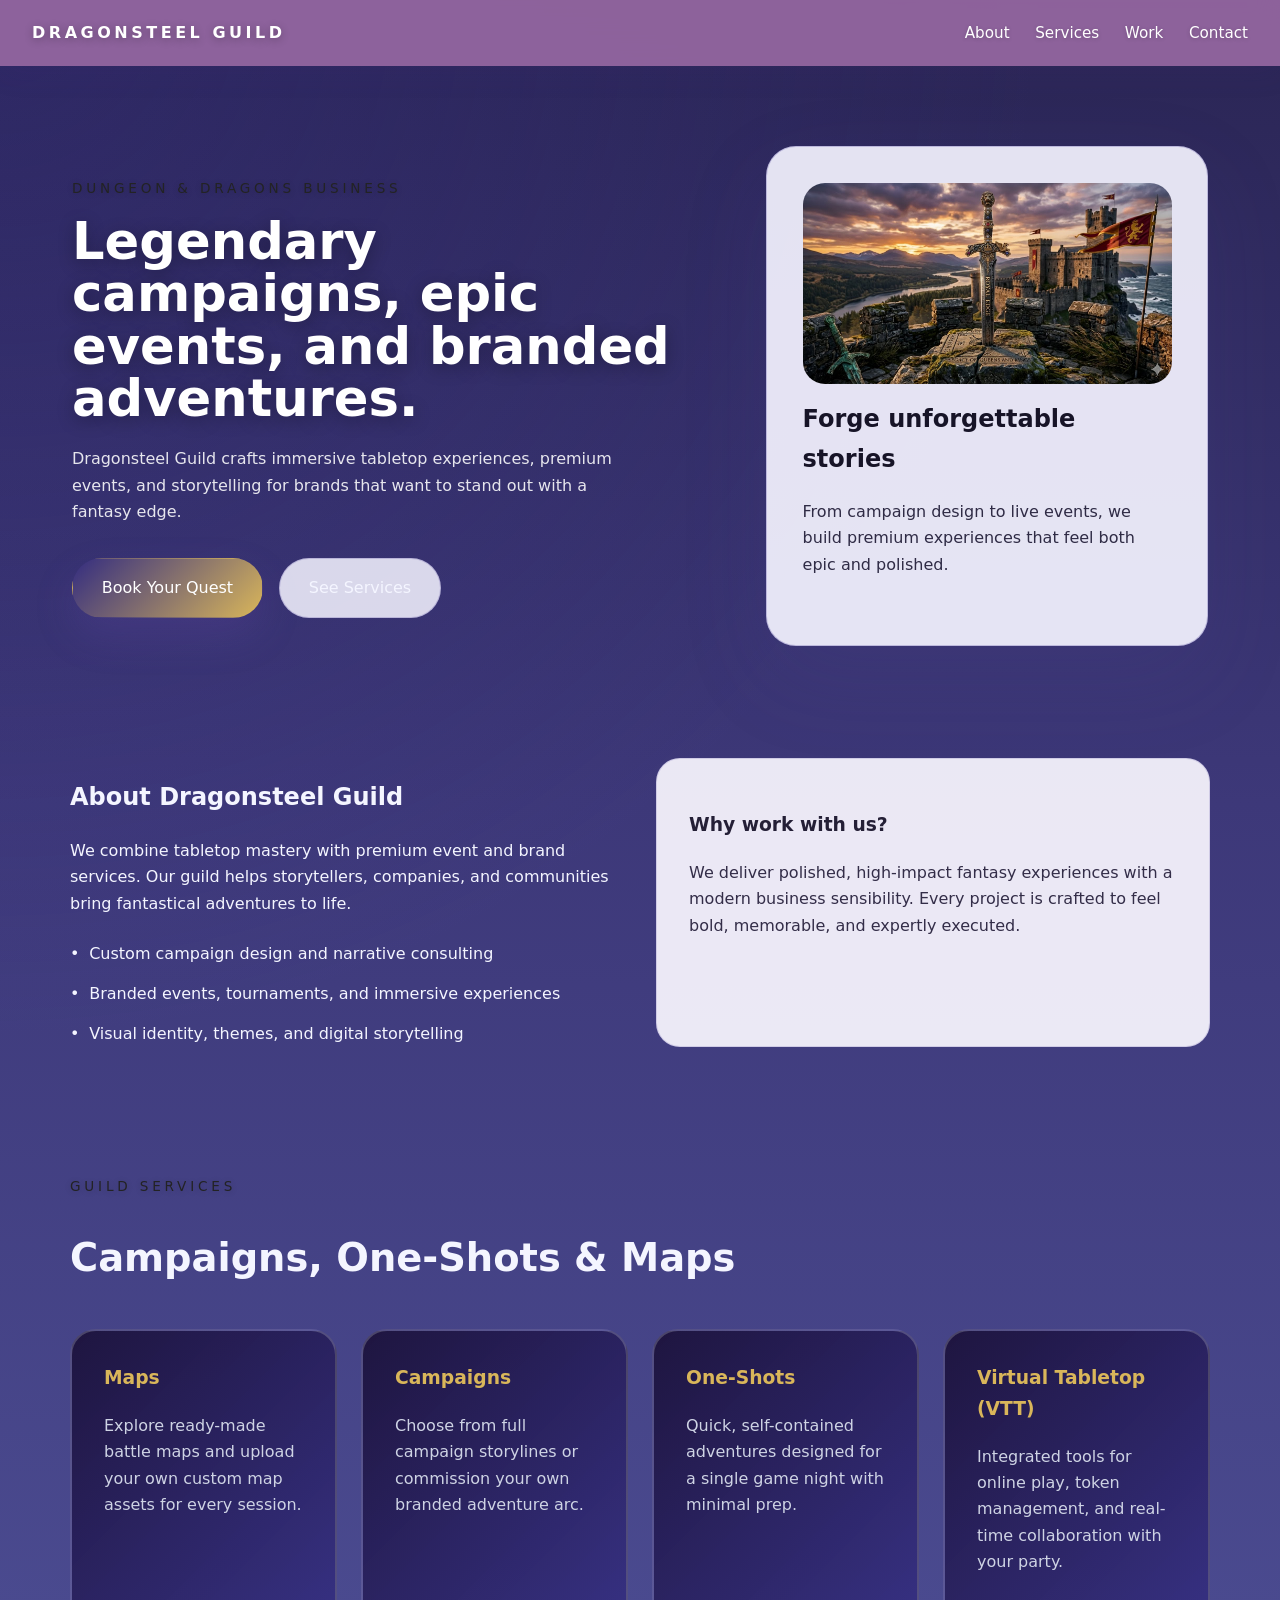
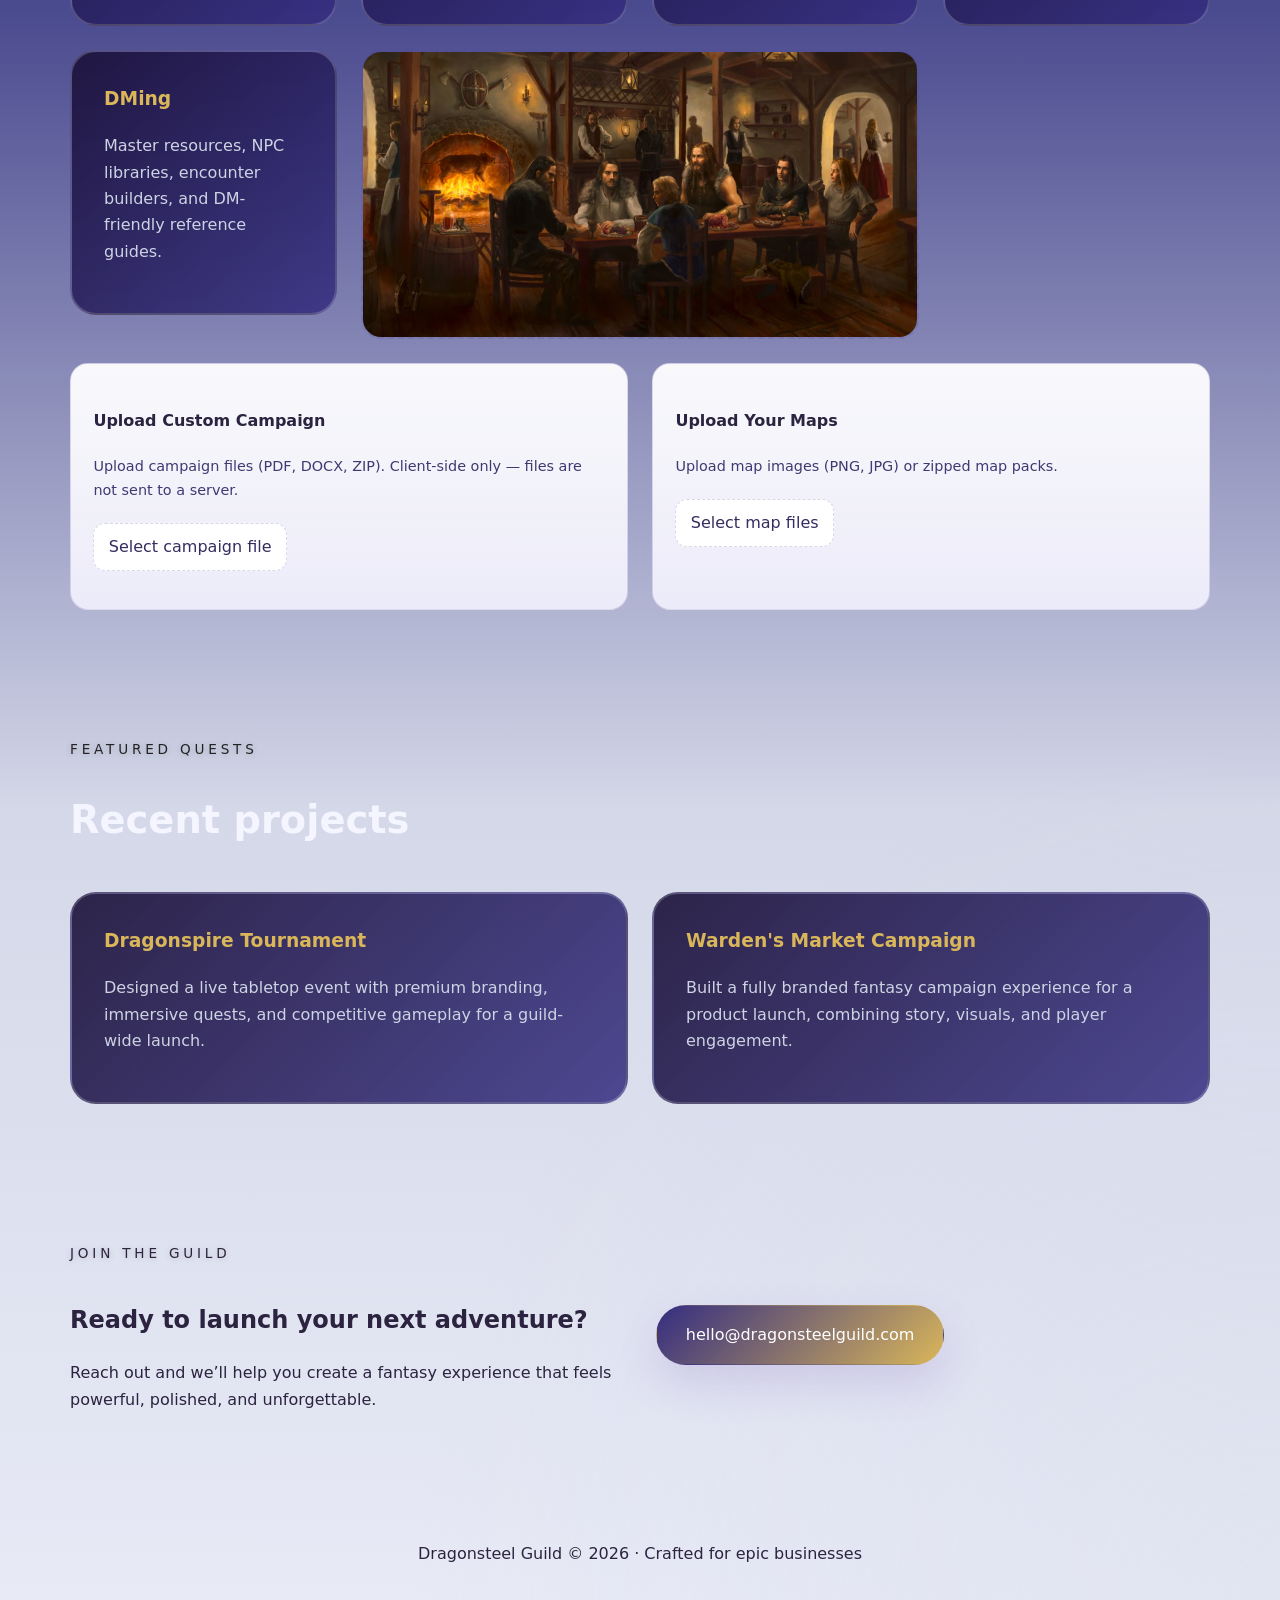
<file: index.html>
<!DOCTYPE html>
<html lang="en">
<head>
  <meta charset="UTF-8" />
  <meta name="viewport" content="width=device-width, initial-scale=1.0" />
  <title>Dragonsteel Guild</title>
  <link rel="stylesheet" href="styles.css" />
</head>
<body>
  <header class="site-header">
    <div class="logo">Dragonsteel Guild</div>
    <nav class="nav-links">
      <a href="#about">About</a>
      <a href="#services">Services</a>
      <a href="#work">Work</a>
      <a href="#contact">Contact</a>
    </nav>
  </header>

  <main>
    <section class="hero">
      <div class="hero-copy">
        <span class="eyebrow">Dungeon & Dragons business</span>
        <h1>Legendary campaigns, epic events, and branded adventures.</h1>
        <p>Dragonsteel Guild crafts immersive tabletop experiences, premium events, and storytelling for brands that want to stand out with a fantasy edge.</p>
        <div class="hero-actions">
          <a class="btn btn-primary" href="#contact">Book Your Quest</a>
          <a class="btn btn-secondary" href="#services">See Services</a>
        </div>
      </div>
      <div class="hero-panel">
        <div class="panel-card">
          <img src="royal%20edge.jfif" alt="Dragonsteel Guild" class="panel-image" />
          <h2>Forge unforgettable stories</h2>
          <p>From campaign design to live events, we build premium experiences that feel both epic and polished.</p>
        </div>
      </div>
    </section>

    <section id="about" class="section section-dark">
      <div class="container grid-two">
        <div>
          <h2>About Dragonsteel Guild</h2>
          <p>We combine tabletop mastery with premium event and brand services. Our guild helps storytellers, companies, and communities bring fantastical adventures to life.</p>
          <ul class="feature-list">
            <li>Custom campaign design and narrative consulting</li>
            <li>Branded events, tournaments, and immersive experiences</li>
            <li>Visual identity, themes, and digital storytelling</li>
          </ul>
        </div>
        <div class="feature-box">
          <h3>Why work with us?</h3>
          <p>We deliver polished, high-impact fantasy experiences with a modern business sensibility. Every project is crafted to feel bold, memorable, and expertly executed.</p>
        </div>
      </div>
    </section>

    <section id="services" class="section section-light">
      <div class="container">
        <div class="section-header">
          <span class="eyebrow">Guild services</span>
          <h2>Campaigns, One-Shots & Maps</h2>
        </div>

        <div class="card-grid">
          <a class="service-card" href="maps.html">
            <h3>Maps</h3>
            <p>Explore ready-made battle maps and upload your own custom map assets for every session.</p>
          </a>
          <a class="service-card" href="campaigns.html">
            <h3>Campaigns</h3>
            <p>Choose from full campaign storylines or commission your own branded adventure arc.</p>
          </a>
          <a class="service-card" href="one-shots.html">
            <h3>One-Shots</h3>
            <p>Quick, self-contained adventures designed for a single game night with minimal prep.</p>
          </a>
          <a class="service-card" href="vtt.html">
            <h3>Virtual Tabletop (VTT)</h3>
            <p>Integrated tools for online play, token management, and real-time collaboration with your party.</p>
          </a>
          <a class="service-card" href="dming.html">
            <h3>DMing</h3>
            <p>Master resources, NPC libraries, encounter builders, and DM-friendly reference guides.</p>
          </a>
          <div class="service-image-space">
            <img src="Fantasy-Heartbreaker-Dungeons-Dragons-DnD-Tavern.avif" alt="Service showcase" class="service-image" />
          </div>
        </div>

        <div class="upload-row">
          <div class="upload-card">
            <h4>Upload Custom Campaign</h4>
            <p class="hint">Upload campaign files (PDF, DOCX, ZIP). Client-side only — files are not sent to a server.</p>
            <label class="file-input">
              <input id="campaignUpload" type="file" accept=".pdf,.doc,.docx,.zip" />
              <span>Select campaign file</span>
            </label>
            <ul id="campaignList" class="uploads-list"></ul>
          </div>

          <div class="upload-card">
            <h4>Upload Your Maps</h4>
            <p class="hint">Upload map images (PNG, JPG) or zipped map packs.</p>
            <label class="file-input">
              <input id="mapUpload" type="file" accept="image/*,.zip" multiple />
              <span>Select map files</span>
            </label>
            <div id="mapGallery" class="map-gallery"></div>
          </div>
        </div>
      </div>
    </section>

    <section id="work" class="section section-dark">
      <div class="container">
        <div class="section-header">
          <span class="eyebrow">Featured quests</span>
          <h2>Recent projects</h2>
        </div>
        <div class="project-grid">
          <div class="project-card">
            <h3>Dragonspire Tournament</h3>
            <p>Designed a live tabletop event with premium branding, immersive quests, and competitive gameplay for a guild-wide launch.</p>
          </div>
          <div class="project-card">
            <h3>Warden's Market Campaign</h3>
            <p>Built a fully branded fantasy campaign experience for a product launch, combining story, visuals, and player engagement.</p>
          </div>
        </div>
      </div>
    </section>

    <section id="contact" class="section section-light contact-section">
      <div class="container grid-two align-center">
        <div>
          <span class="eyebrow">Join the guild</span>
          <h2>Ready to launch your next adventure?</h2>
          <p>Reach out and we’ll help you create a fantasy experience that feels powerful, polished, and unforgettable.</p>
        </div>
        <a class="btn btn-primary contact-btn" href="mailto:hello@dragonsteelguild.com">hello@dragonsteelguild.com</a>
      </div>
    </section>
  </main>

  <footer class="site-footer">
    <p>Dragonsteel Guild © 2026 · Crafted for epic businesses</p>
  </footer>
  <script>
    // Client-side preview for uploaded campaigns and maps (no backend)
    const campaignInput = document.getElementById('campaignUpload');
    const campaignList = document.getElementById('campaignList');
    const mapInput = document.getElementById('mapUpload');
    const mapGallery = document.getElementById('mapGallery');

    if (campaignInput) campaignInput.addEventListener('change', (e) => {
      campaignList.innerHTML = '';
      Array.from(e.target.files).forEach(f => {
        const li = document.createElement('li');
        li.textContent = f.name + ' (' + Math.round(f.size/1024) + ' KB)';
        campaignList.appendChild(li);
      });
    });

    if (mapInput) mapInput.addEventListener('change', (e) => {
      mapGallery.innerHTML = '';
      Array.from(e.target.files).forEach(f => {
        const ext = f.name.split('.').pop().toLowerCase();
        if (['png','jpg','jpeg','webp','gif'].includes(ext)) {
          const img = document.createElement('img');
          img.src = URL.createObjectURL(f);
          img.alt = f.name;
          img.style.width = '100%';
          img.style.borderRadius = '8px';
          const wrap = document.createElement('div');
          wrap.className = 'map-card';
          const caption = document.createElement('div');
          caption.textContent = f.name;
          caption.style.fontSize = '0.85rem';
          caption.style.color = 'var(--muted)';
          caption.style.marginTop = '0.5rem';
          wrap.appendChild(img);
          wrap.appendChild(caption);
          mapGallery.appendChild(wrap);
        } else {
          const wrap = document.createElement('div');
          wrap.className = 'map-card';
          wrap.textContent = f.name + ' (' + Math.round(f.size/1024) + ' KB)';
          mapGallery.appendChild(wrap);
        }
      });
    });
  </script>
</body>
</html>
</file>
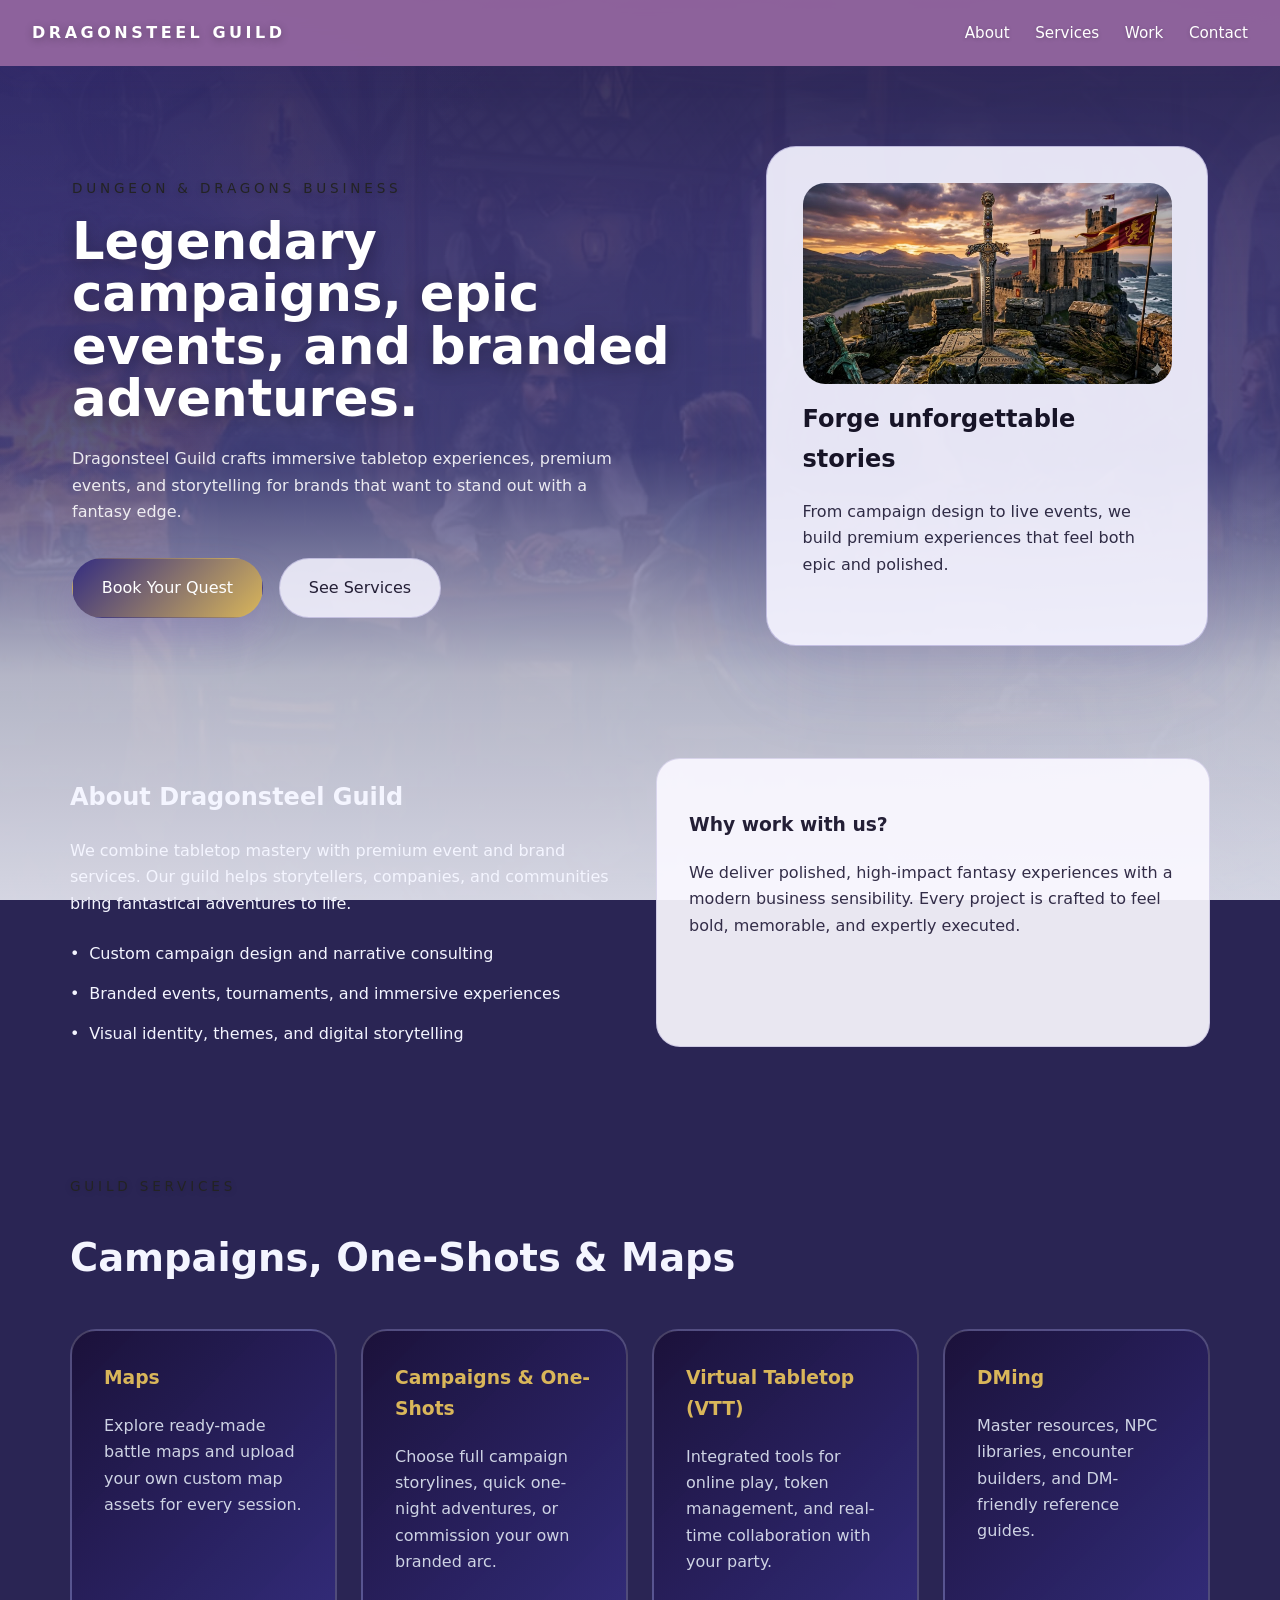
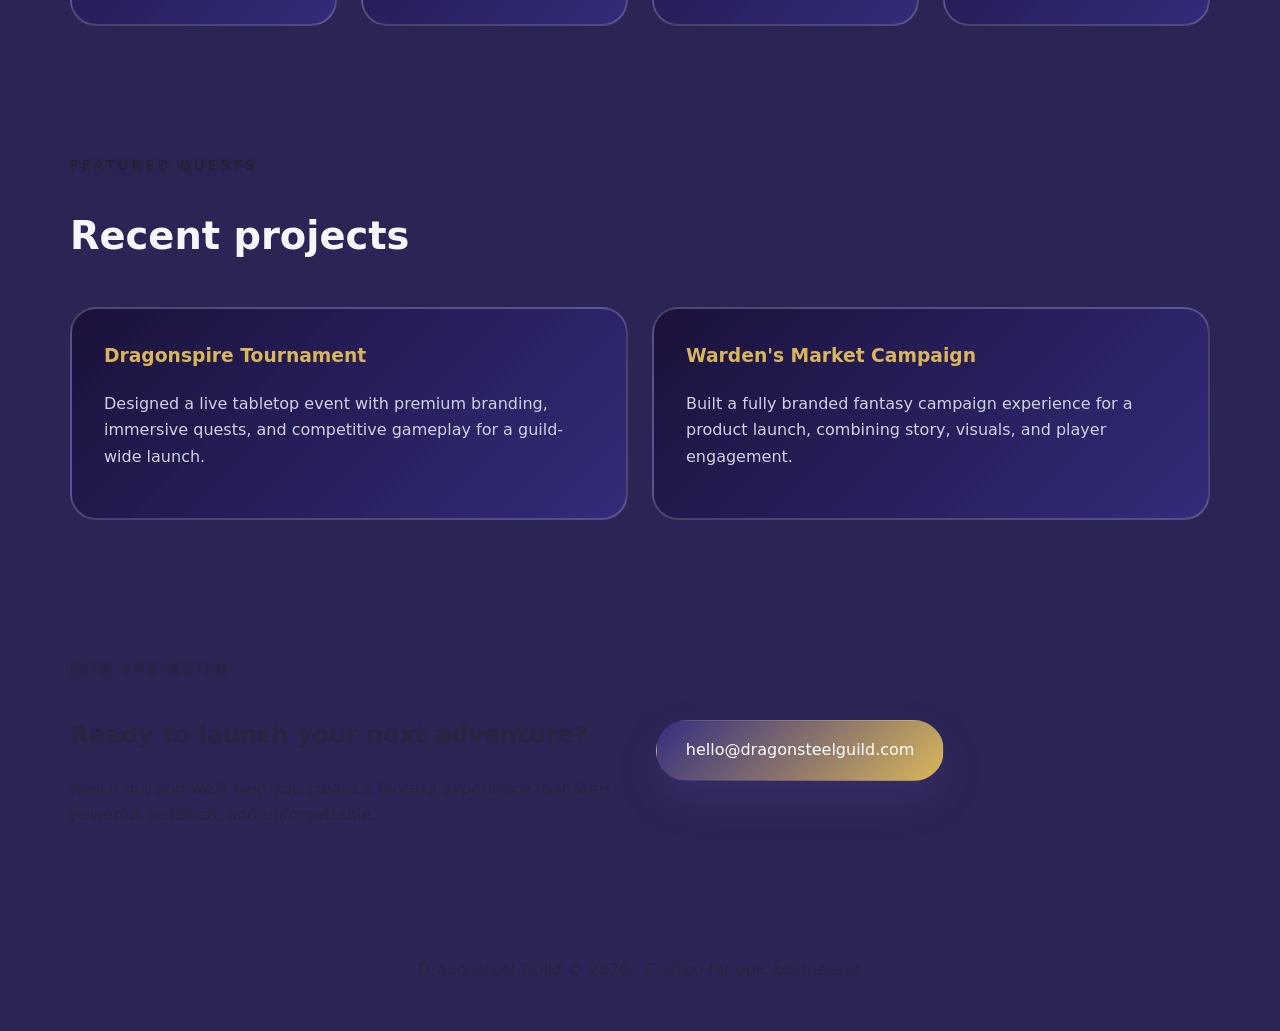
<file: mywebsite/index.html>
<!DOCTYPE html>
<html lang="en">

<head>
  <meta charset="UTF-8" />
  <meta name="viewport" content="width=device-width, initial-scale=1.0" />
  <title>TheTableToppers</title>
  <link rel="stylesheet" href="styles.css" />
</head>

<body>
  <header class="site-header">
    <div class="logo">Dragonsteel Guild</div>
    <nav class="nav-links">
      <a href="#about">About</a>
      <a href="#services">Services</a>
      <a href="#work">Work</a>
      <a href="#contact">Contact</a>
    </nav>
  </header>

  <main>
    <section class="hero">
      <div class="hero-copy">
        <span class="eyebrow">Dungeon & Dragons business</span>
        <h1>Legendary campaigns, epic events, and branded adventures.</h1>
        <p>Dragonsteel Guild crafts immersive tabletop experiences, premium events, and storytelling for brands that
          want to stand out with a fantasy edge.</p>
        <div class="hero-actions">
          <a class="btn btn-primary" href="#contact">Book Your Quest</a>
          <a class="btn btn-secondary" href="#services">See Services</a>
        </div>
      </div>
      <div class="hero-panel">
        <div class="panel-card">
          <img src="royal%20edge.jfif" alt="Dragonsteel Guild" class="panel-image" />
          <h2>Forge unforgettable stories</h2>
          <p>From campaign design to live events, we build premium experiences that feel both epic and polished.</p>
        </div>
      </div>
    </section>

    <section id="about" class="section section-dark">
      <div class="container grid-two">
        <div>
          <h2>About Dragonsteel Guild</h2>
          <p>We combine tabletop mastery with premium event and brand services. Our guild helps storytellers, companies,
            and communities bring fantastical adventures to life.</p>
          <ul class="feature-list">
            <li>Custom campaign design and narrative consulting</li>
            <li>Branded events, tournaments, and immersive experiences</li>
            <li>Visual identity, themes, and digital storytelling</li>
          </ul>
        </div>
        <div class="feature-box">
          <h3>Why work with us?</h3>
          <p>We deliver polished, high-impact fantasy experiences with a modern business sensibility. Every project is
            crafted to feel bold, memorable, and expertly executed.</p>
        </div>
      </div>
    </section>

    <section id="services" class="section section-light">
      <div class="container">
        <div class="section-header">
          <span class="eyebrow">Guild services</span>
          <h2>Campaigns, One-Shots & Maps</h2>
        </div>

        <div class="card-grid">
          <a class="service-card" href="maps.html">
            <h3>Maps</h3>
            <p>Explore ready-made battle maps and upload your own custom map assets for every session.</p>
          </a>
          <a class="service-card" href="campaigns.html">
            <h3>Campaigns & One-Shots</h3>
            <p>Choose full campaign storylines, quick one-night adventures, or commission your own branded arc.</p>
          </a>
          <a class="service-card" href="vtt.html">
            <h3>Virtual Tabletop (VTT)</h3>
            <p>Integrated tools for online play, token management, and real-time collaboration with your party.</p>
          </a>
          <a class="service-card" href="dming.html">
            <h3>DMing</h3>
            <p>Master resources, NPC libraries, encounter builders, and DM-friendly reference guides.</p>
          </a>
        </div>

      </div>
    </section>

    <section id="work" class="section section-dark">
      <div class="container">
        <div class="section-header">
          <span class="eyebrow">Featured quests</span>
          <h2>Recent projects</h2>
        </div>
        <div class="project-grid">
          <div class="project-card">
            <h3>Dragonspire Tournament</h3>
            <p>Designed a live tabletop event with premium branding, immersive quests, and competitive gameplay for a
              guild-wide launch.</p>
          </div>
          <div class="project-card">
            <h3>Warden's Market Campaign</h3>
            <p>Built a fully branded fantasy campaign experience for a product launch, combining story, visuals, and
              player engagement.</p>
          </div>
        </div>
      </div>
    </section>

    <section id="contact" class="section section-light contact-section">
      <div class="container grid-two align-center">
        <div>
          <span class="eyebrow">Join the guild</span>
          <h2>Ready to launch your next adventure?</h2>
          <p>Reach out and we’ll help you create a fantasy experience that feels powerful, polished, and unforgettable.
          </p>
        </div>
        <a class="btn btn-primary contact-btn" href="mailto:hello@dragonsteelguild.com">hello@dragonsteelguild.com</a>
      </div>
    </section>
  </main>

  <footer class="site-footer">
    <p>Dragonsteel Guild © 2026 · Crafted for epic businesses</p>
  </footer>
</body>

</html>
</file>
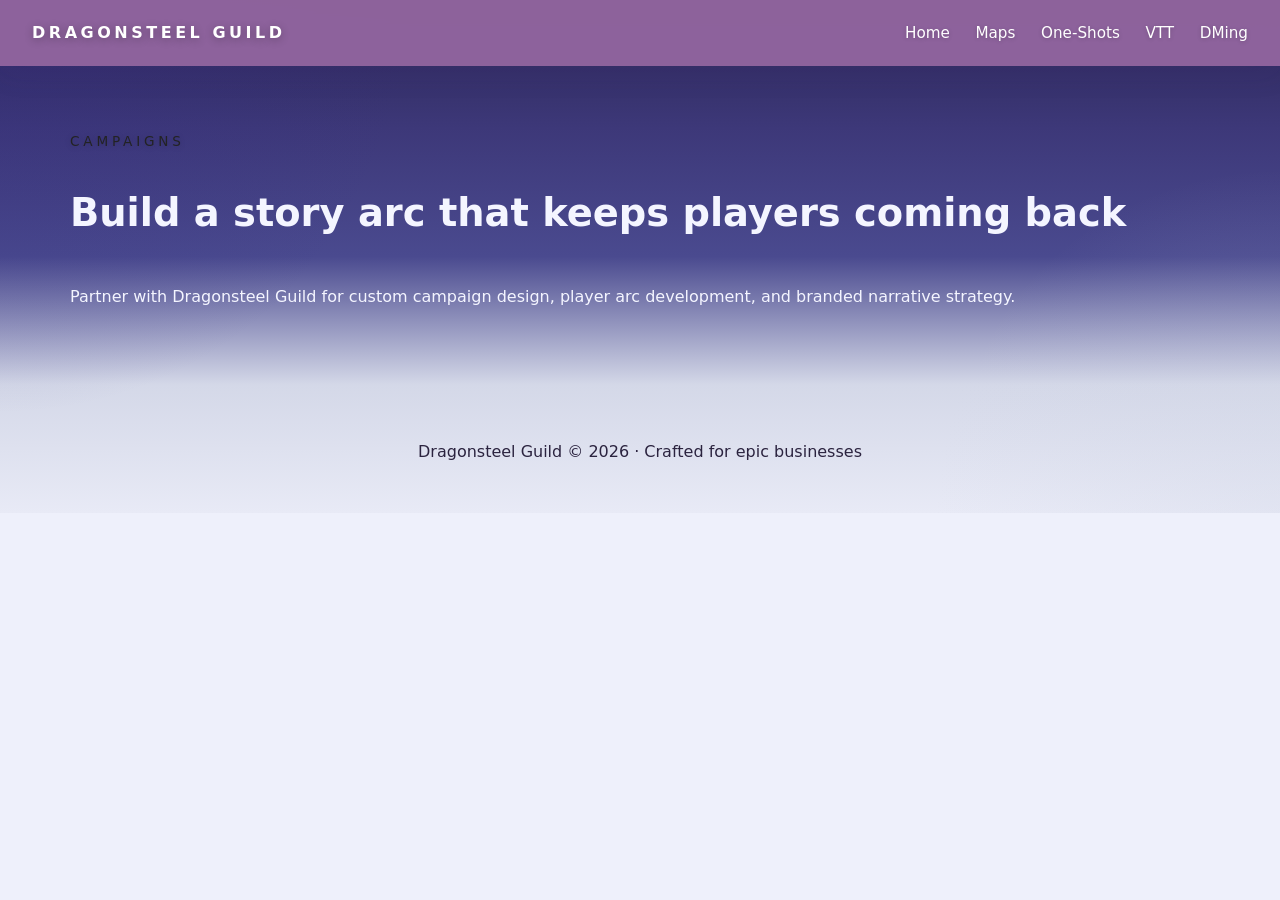
<file: campaigns.html>
<!DOCTYPE html>
<html lang="en">
<head>
  <meta charset="UTF-8" />
  <meta name="viewport" content="width=device-width, initial-scale=1.0" />
  <title>Dragonsteel Guild — Campaigns</title>
  <link rel="stylesheet" href="styles.css" />
</head>
<body>
  <header class="site-header">
    <div class="logo">Dragonsteel Guild</div>
    <nav class="nav-links">
      <a href="index.html">Home</a>
      <a href="maps.html">Maps</a>
      <a href="one-shots.html">One-Shots</a>
      <a href="vtt.html">VTT</a>
      <a href="dming.html">DMing</a>
    </nav>
  </header>
  <main>
    <section class="section section-light">
      <div class="container">
        <div class="section-header">
          <span class="eyebrow">Campaigns</span>
          <h2>Build a story arc that keeps players coming back</h2>
        </div>
        <p>Partner with Dragonsteel Guild for custom campaign design, player arc development, and branded narrative strategy.</p>
      </div>
    </section>
  </main>
  <footer class="site-footer">
    <p>Dragonsteel Guild © 2026 · Crafted for epic businesses</p>
  </footer>
</body>
</html>
</file>
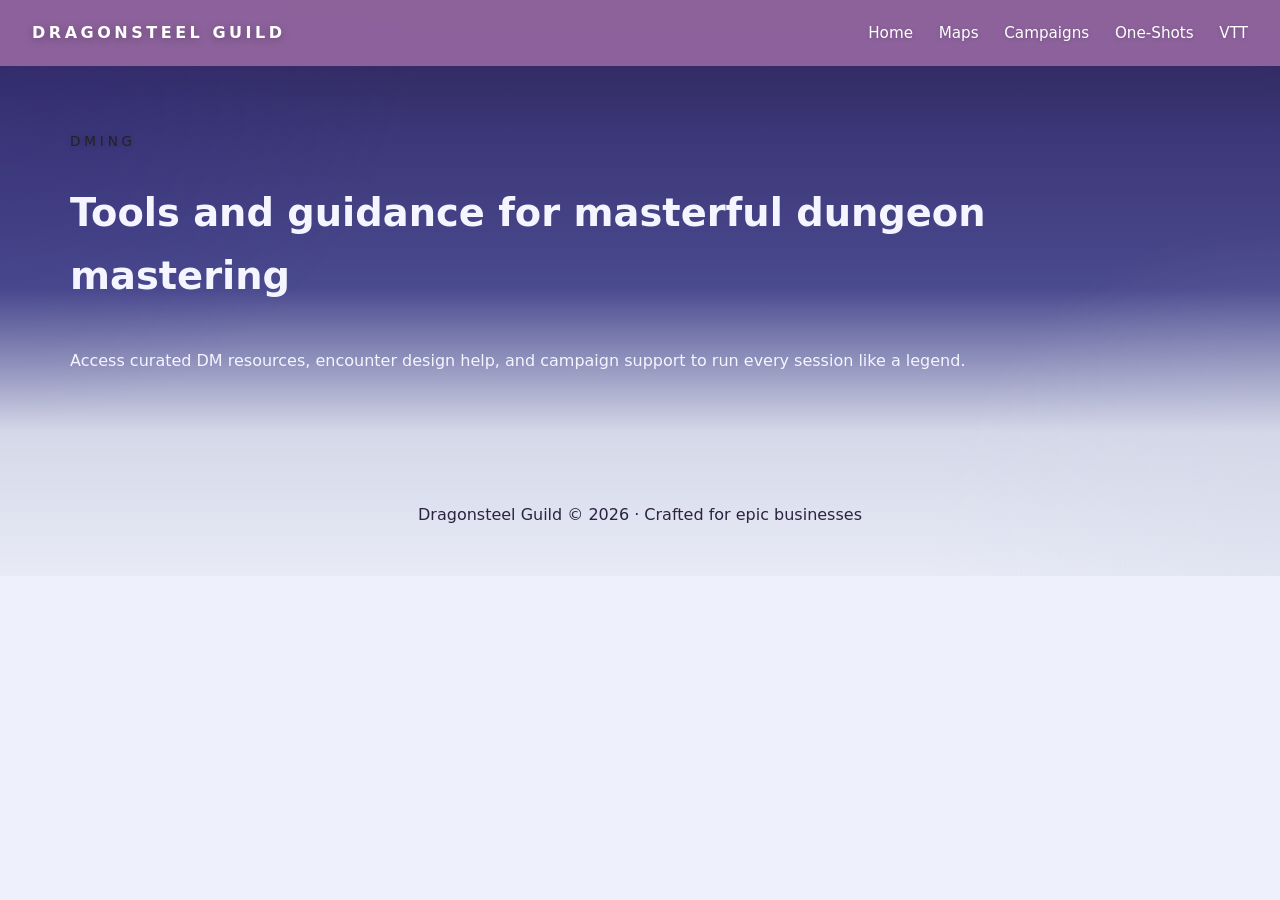
<file: dming.html>
<!DOCTYPE html>
<html lang="en">
<head>
  <meta charset="UTF-8" />
  <meta name="viewport" content="width=device-width, initial-scale=1.0" />
  <title>Dragonsteel Guild — DMing</title>
  <link rel="stylesheet" href="styles.css" />
</head>
<body>
  <header class="site-header">
    <div class="logo">Dragonsteel Guild</div>
    <nav class="nav-links">
      <a href="index.html">Home</a>
      <a href="maps.html">Maps</a>
      <a href="campaigns.html">Campaigns</a>
      <a href="one-shots.html">One-Shots</a>
      <a href="vtt.html">VTT</a>
    </nav>
  </header>
  <main>
    <section class="section section-light">
      <div class="container">
        <div class="section-header">
          <span class="eyebrow">DMing</span>
          <h2>Tools and guidance for masterful dungeon mastering</h2>
        </div>
        <p>Access curated DM resources, encounter design help, and campaign support to run every session like a legend.</p>
      </div>
    </section>
  </main>
  <footer class="site-footer">
    <p>Dragonsteel Guild © 2026 · Crafted for epic businesses</p>
  </footer>
</body>
</html>
</file>
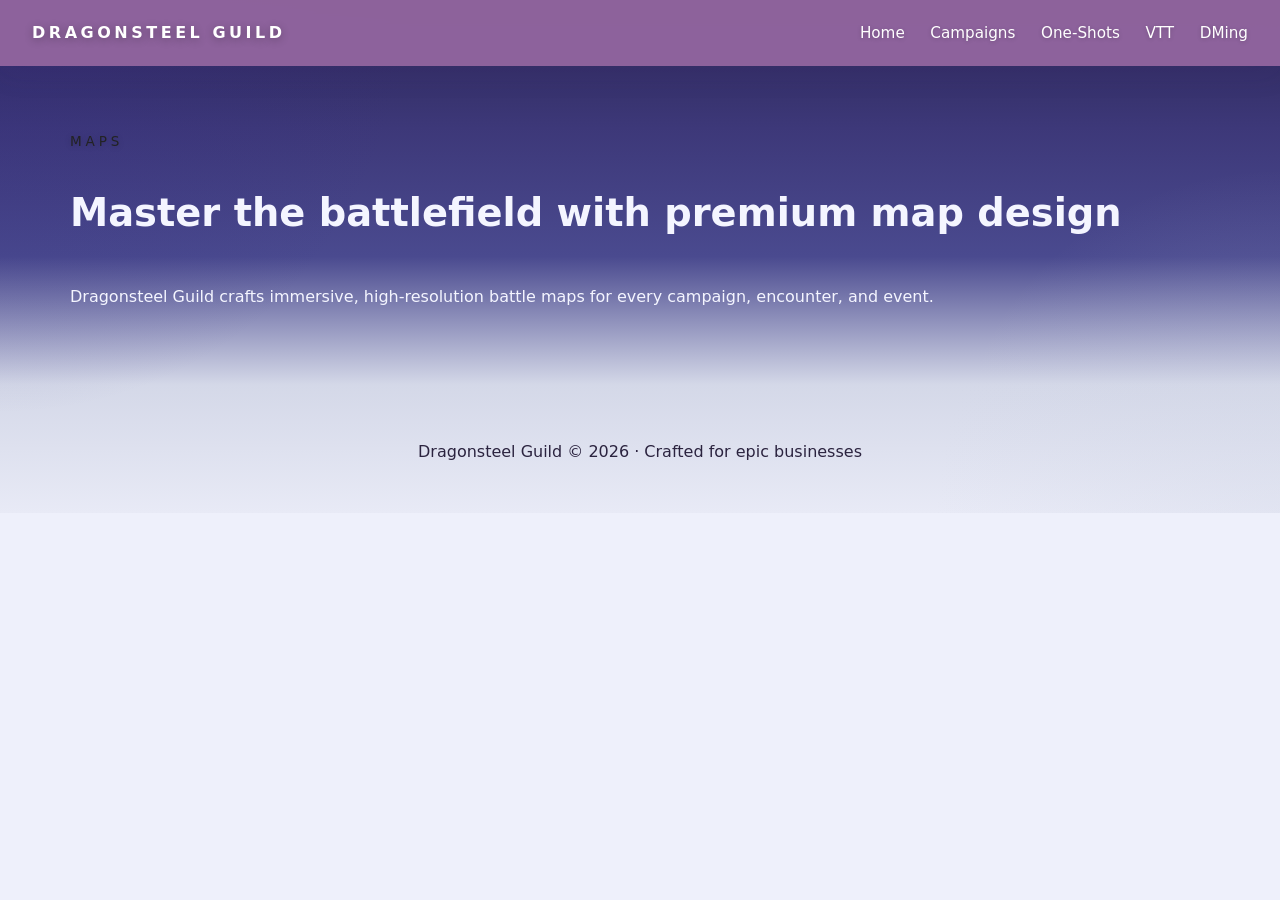
<file: maps.html>
<!DOCTYPE html>
<html lang="en">
<head>
  <meta charset="UTF-8" />
  <meta name="viewport" content="width=device-width, initial-scale=1.0" />
  <title>Dragonsteel Guild — Maps</title>
  <link rel="stylesheet" href="styles.css" />
</head>
<body>
  <header class="site-header">
    <div class="logo">Dragonsteel Guild</div>
    <nav class="nav-links">
      <a href="index.html">Home</a>
      <a href="campaigns.html">Campaigns</a>
      <a href="one-shots.html">One-Shots</a>
      <a href="vtt.html">VTT</a>
      <a href="dming.html">DMing</a>
    </nav>
  </header>
  <main>
    <section class="section section-light">
      <div class="container">
        <div class="section-header">
          <span class="eyebrow">Maps</span>
          <h2>Master the battlefield with premium map design</h2>
        </div>
        <p>Dragonsteel Guild crafts immersive, high-resolution battle maps for every campaign, encounter, and event.</p>
      </div>
    </section>
  </main>
  <footer class="site-footer">
    <p>Dragonsteel Guild © 2026 · Crafted for epic businesses</p>
  </footer>
</body>
</html>
</file>
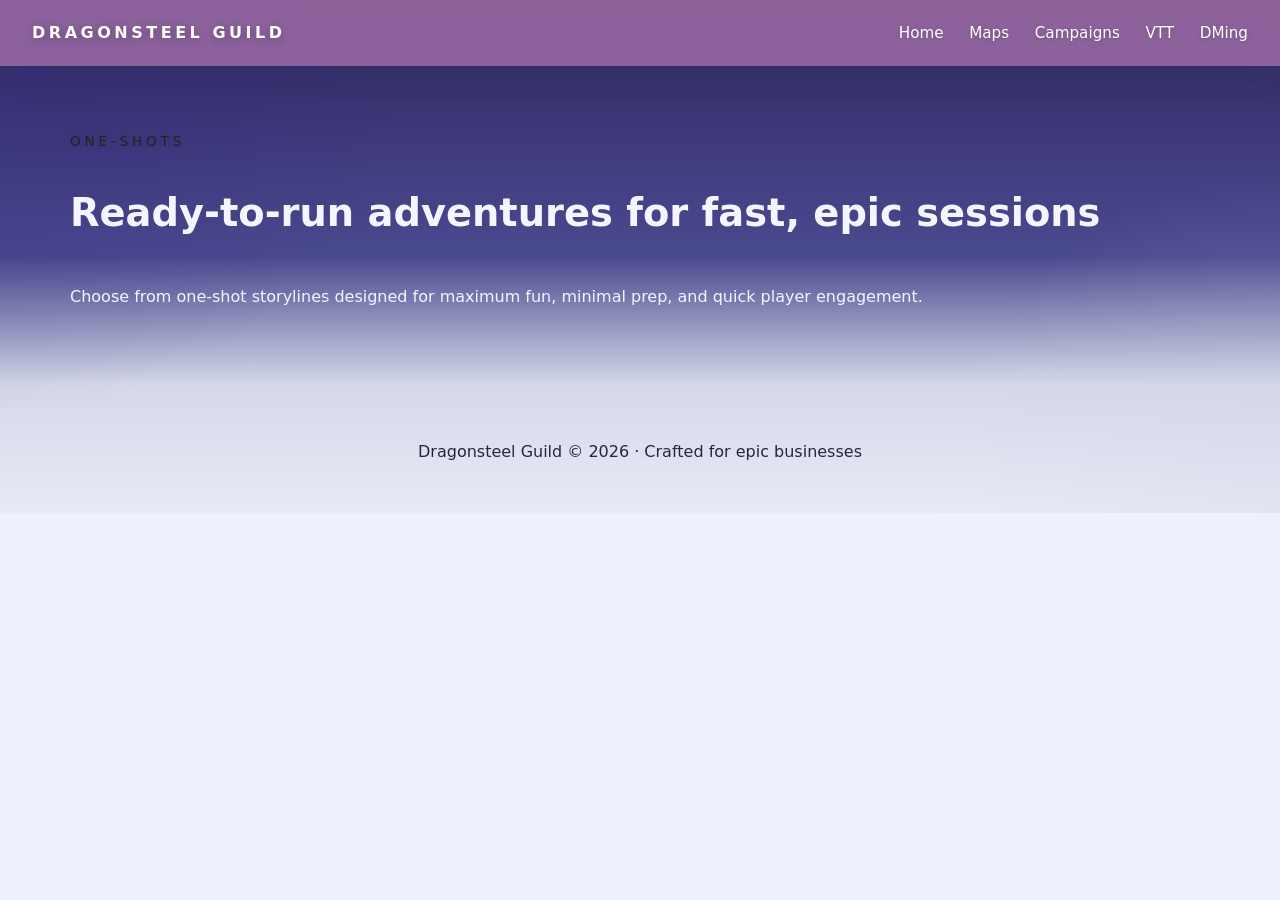
<file: one-shots.html>
<!DOCTYPE html>
<html lang="en">
<head>
  <meta charset="UTF-8" />
  <meta name="viewport" content="width=device-width, initial-scale=1.0" />
  <title>Dragonsteel Guild — One-Shots</title>
  <link rel="stylesheet" href="styles.css" />
</head>
<body>
  <header class="site-header">
    <div class="logo">Dragonsteel Guild</div>
    <nav class="nav-links">
      <a href="index.html">Home</a>
      <a href="maps.html">Maps</a>
      <a href="campaigns.html">Campaigns</a>
      <a href="vtt.html">VTT</a>
      <a href="dming.html">DMing</a>
    </nav>
  </header>
  <main>
    <section class="section section-light">
      <div class="container">
        <div class="section-header">
          <span class="eyebrow">One-Shots</span>
          <h2>Ready-to-run adventures for fast, epic sessions</h2>
        </div>
        <p>Choose from one-shot storylines designed for maximum fun, minimal prep, and quick player engagement.</p>
      </div>
    </section>
  </main>
  <footer class="site-footer">
    <p>Dragonsteel Guild © 2026 · Crafted for epic businesses</p>
  </footer>
</body>
</html>
</file>
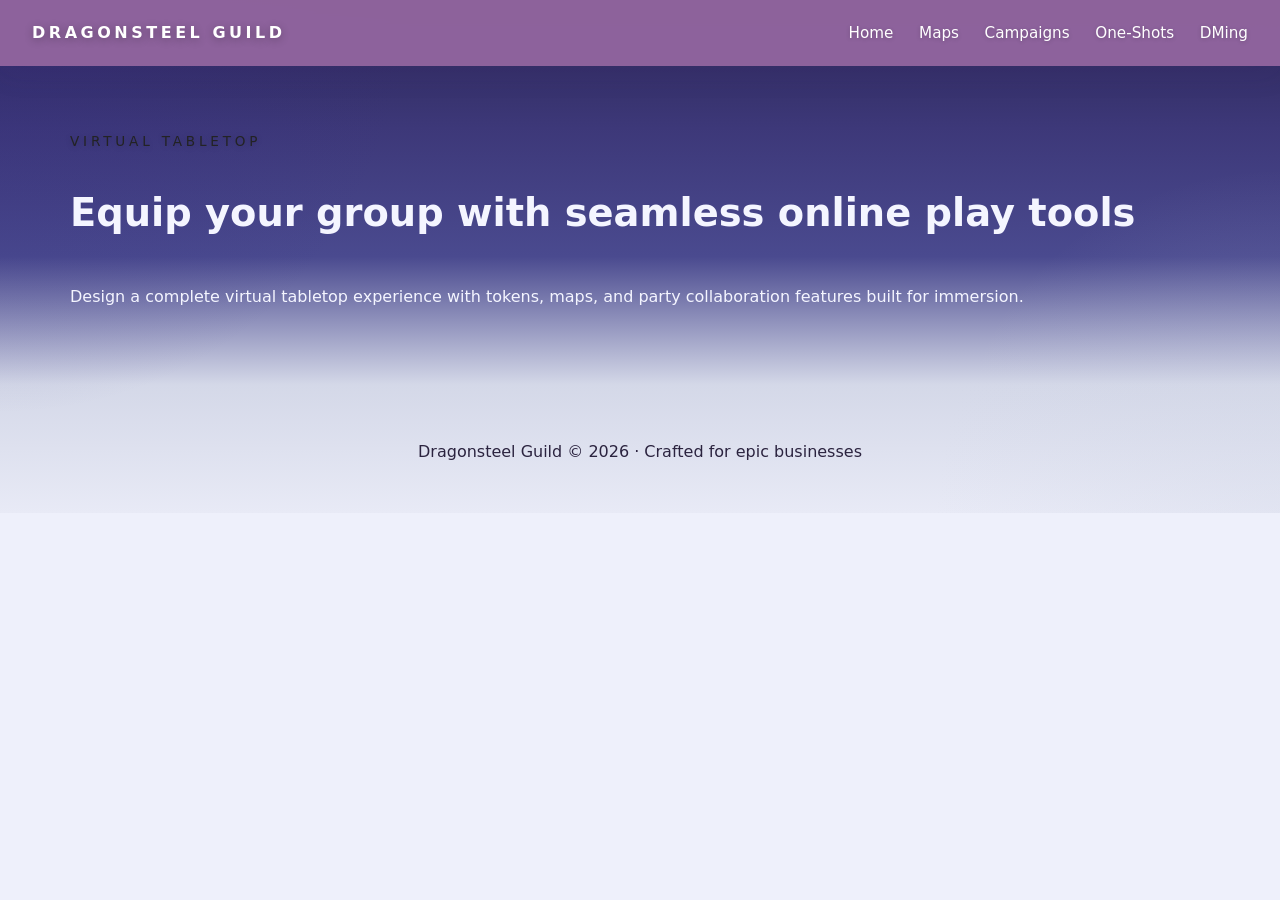
<file: vtt.html>
<!DOCTYPE html>
<html lang="en">
<head>
  <meta charset="UTF-8" />
  <meta name="viewport" content="width=device-width, initial-scale=1.0" />
  <title>Dragonsteel Guild — VTT</title>
  <link rel="stylesheet" href="styles.css" />
</head>
<body>
  <header class="site-header">
    <div class="logo">Dragonsteel Guild</div>
    <nav class="nav-links">
      <a href="index.html">Home</a>
      <a href="maps.html">Maps</a>
      <a href="campaigns.html">Campaigns</a>
      <a href="one-shots.html">One-Shots</a>
      <a href="dming.html">DMing</a>
    </nav>
  </header>
  <main>
    <section class="section section-light">
      <div class="container">
        <div class="section-header">
          <span class="eyebrow">Virtual Tabletop</span>
          <h2>Equip your group with seamless online play tools</h2>
        </div>
        <p>Design a complete virtual tabletop experience with tokens, maps, and party collaboration features built for immersion.</p>
      </div>
    </section>
  </main>
  <footer class="site-footer">
    <p>Dragonsteel Guild © 2026 · Crafted for epic businesses</p>
  </footer>
</body>
</html>
</file>
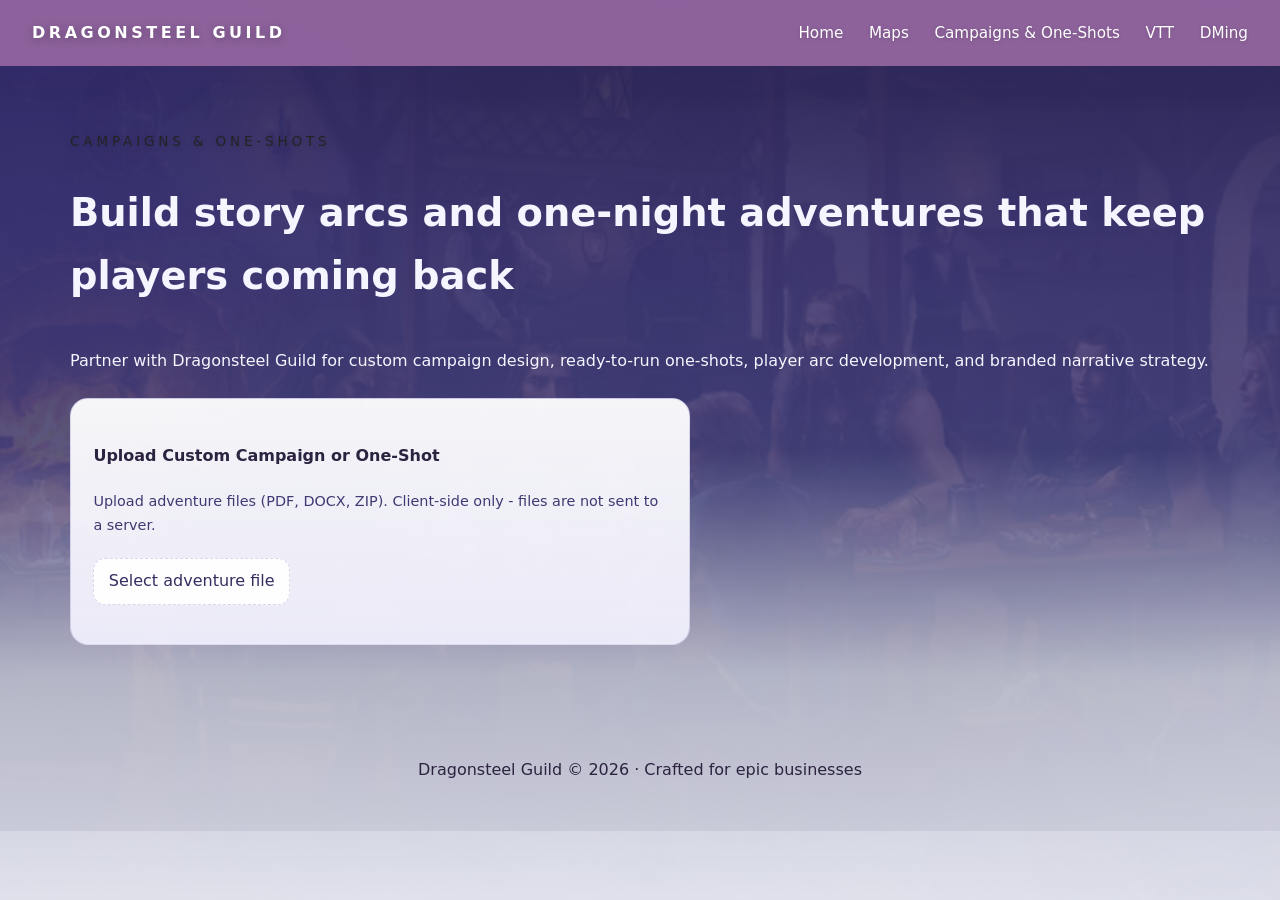
<file: mywebsite/campaigns.html>
<!DOCTYPE html>
<html lang="en">
<head>
  <meta charset="UTF-8" />
  <meta name="viewport" content="width=device-width, initial-scale=1.0" />
  <title>Dragonsteel Guild - Campaigns & One-Shots</title>
  <link rel="stylesheet" href="styles.css" />
</head>
<body>
  <header class="site-header">
    <div class="logo">Dragonsteel Guild</div>
    <nav class="nav-links">
      <a href="index.html">Home</a>
      <a href="maps.html">Maps</a>
      <a href="campaigns.html">Campaigns & One-Shots</a>
      <a href="vtt.html">VTT</a>
      <a href="dming.html">DMing</a>
    </nav>
  </header>
  <main>
    <section class="section section-light">
      <div class="container">
        <div class="section-header">
          <span class="eyebrow">Campaigns & One-Shots</span>
          <h2>Build story arcs and one-night adventures that keep players coming back</h2>
        </div>
        <p>Partner with Dragonsteel Guild for custom campaign design, ready-to-run one-shots, player arc development, and branded narrative strategy.</p>
        <div class="upload-row single-upload">
          <div class="upload-card">
            <h4>Upload Custom Campaign or One-Shot</h4>
            <p class="hint">Upload adventure files (PDF, DOCX, ZIP). Client-side only - files are not sent to a server.</p>
            <label class="file-input">
              <input id="campaignUpload" type="file" accept=".pdf,.doc,.docx,.zip" />
              <span>Select adventure file</span>
            </label>
            <ul id="campaignList" class="uploads-list"></ul>
          </div>
        </div>
      </div>
    </section>
  </main>
  <footer class="site-footer">
    <p>Dragonsteel Guild © 2026 · Crafted for epic businesses</p>
  </footer>
  <script>
    const campaignInput = document.getElementById('campaignUpload');
    const campaignList = document.getElementById('campaignList');

    if (campaignInput) campaignInput.addEventListener('change', (e) => {
      campaignList.innerHTML = '';
      Array.from(e.target.files).forEach(f => {
        const li = document.createElement('li');
        li.textContent = f.name + ' (' + Math.round(f.size / 1024) + ' KB)';
        campaignList.appendChild(li);
      });
    });
  </script>
</body>
</html>
</file>
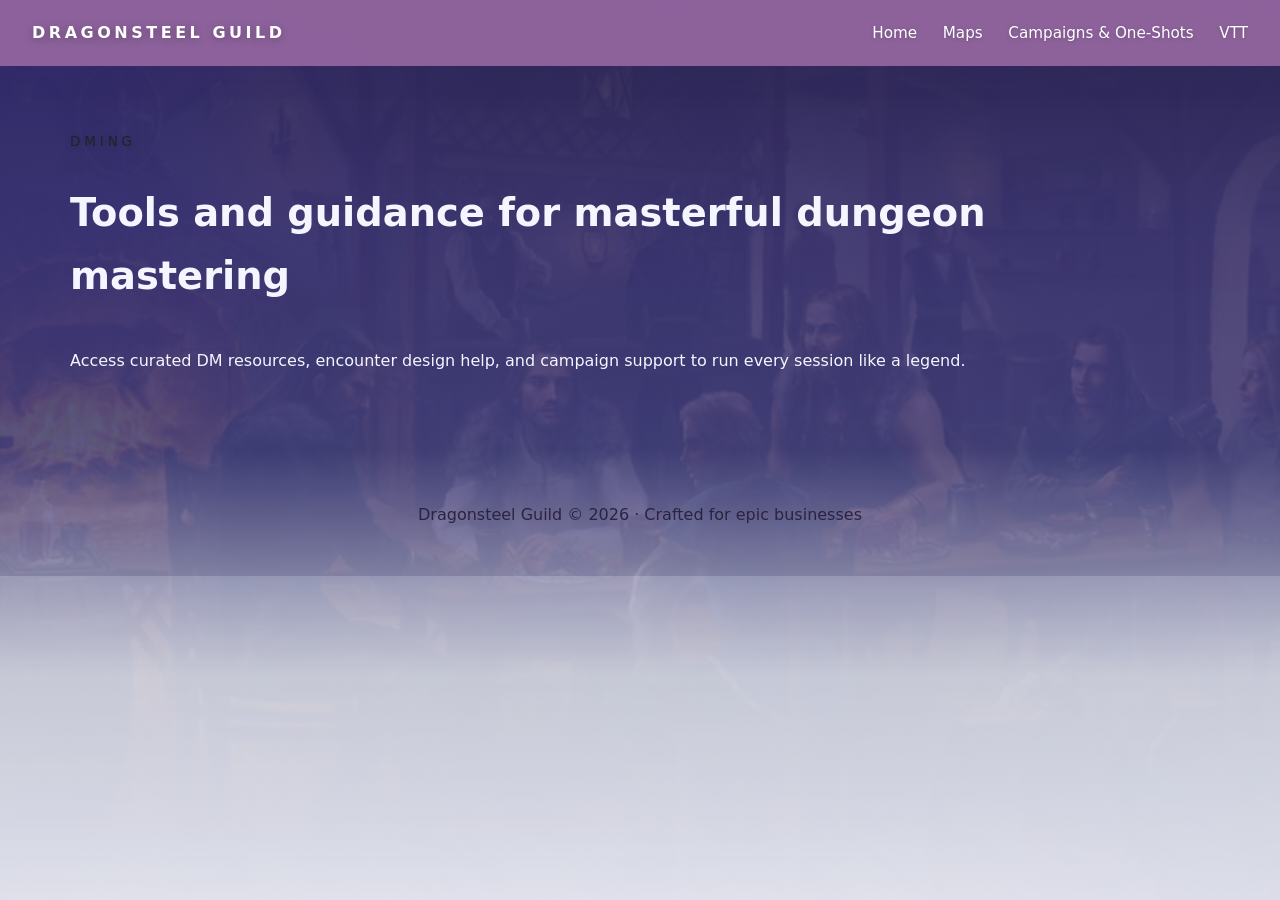
<file: mywebsite/dming.html>
<!DOCTYPE html>
<html lang="en">
<head>
  <meta charset="UTF-8" />
  <meta name="viewport" content="width=device-width, initial-scale=1.0" />
  <title>Dragonsteel Guild — DMing</title>
  <link rel="stylesheet" href="styles.css" />
</head>
<body>
  <header class="site-header">
    <div class="logo">Dragonsteel Guild</div>
    <nav class="nav-links">
      <a href="index.html">Home</a>
      <a href="maps.html">Maps</a>
      <a href="campaigns.html">Campaigns & One-Shots</a>
      <a href="vtt.html">VTT</a>
    </nav>
  </header>
  <main>
    <section class="section section-light">
      <div class="container">
        <div class="section-header">
          <span class="eyebrow">DMing</span>
          <h2>Tools and guidance for masterful dungeon mastering</h2>
        </div>
        <p>Access curated DM resources, encounter design help, and campaign support to run every session like a legend.</p>
      </div>
    </section>
  </main>
  <footer class="site-footer">
    <p>Dragonsteel Guild © 2026 · Crafted for epic businesses</p>
  </footer>
</body>
</html>
</file>
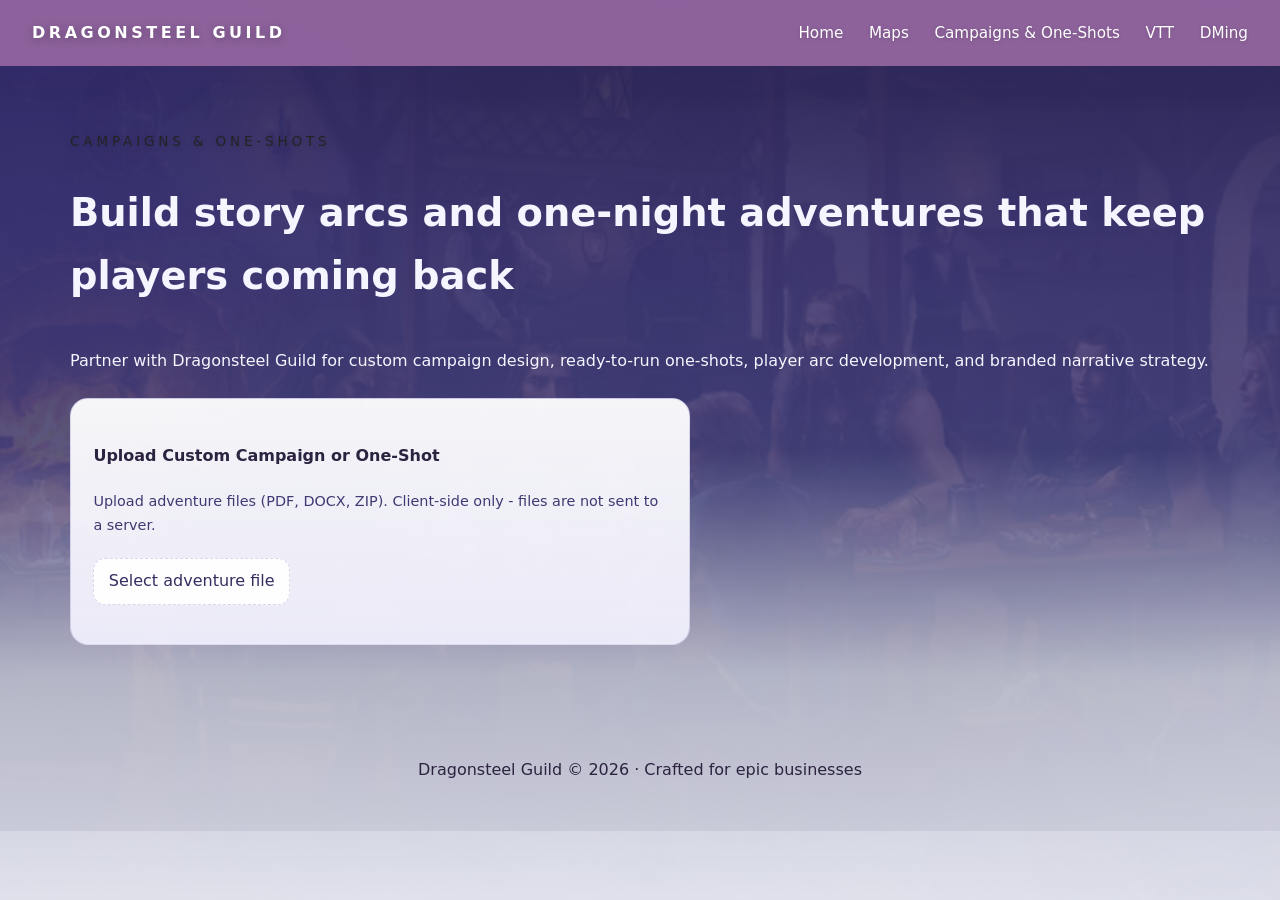
<file: mywebsite/one-shots.html>
<!DOCTYPE html>
<html lang="en">
<head>
  <meta charset="UTF-8" />
  <meta name="viewport" content="width=device-width, initial-scale=1.0" />
  <meta http-equiv="refresh" content="0; url=campaigns.html" />
  <title>Dragonsteel Guild - Campaigns & One-Shots</title>
  <link rel="stylesheet" href="styles.css" />
</head>
<body>
  <header class="site-header">
    <div class="logo">Dragonsteel Guild</div>
    <nav class="nav-links">
      <a href="index.html">Home</a>
      <a href="maps.html">Maps</a>
      <a href="campaigns.html">Campaigns & One-Shots</a>
      <a href="vtt.html">VTT</a>
      <a href="dming.html">DMing</a>
    </nav>
  </header>
  <main>
    <section class="section section-light">
      <div class="container">
        <div class="section-header">
          <span class="eyebrow">Campaigns & One-Shots</span>
          <h2>This service has moved</h2>
        </div>
        <p>One-shots are now part of the Campaigns & One-Shots service.</p>
        <a class="btn btn-primary" href="campaigns.html">Go to Campaigns & One-Shots</a>
      </div>
    </section>
  </main>
  <footer class="site-footer">
    <p>Dragonsteel Guild © 2026 · Crafted for epic businesses</p>
  </footer>
</body>
</html>
</file>
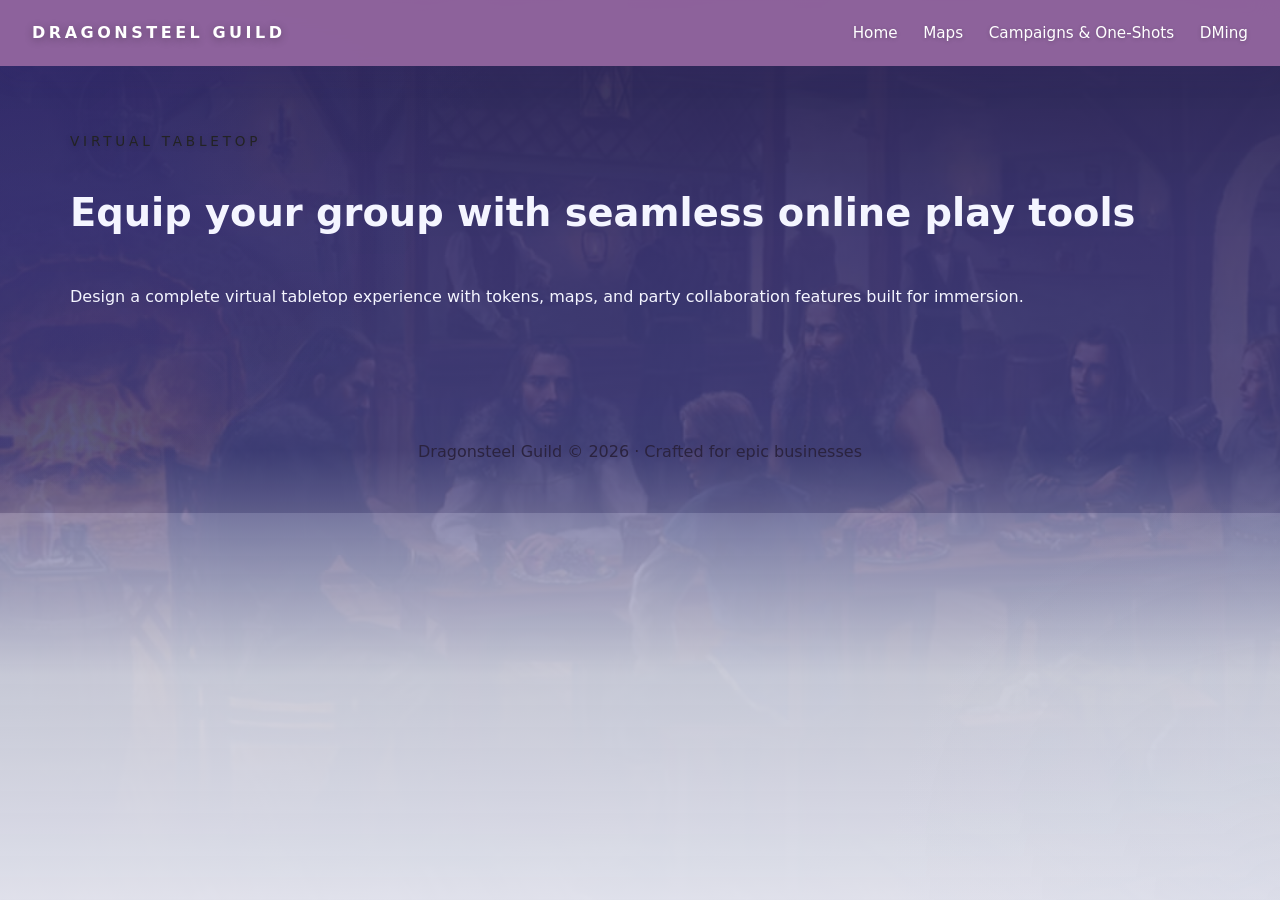
<file: mywebsite/vtt.html>
<!DOCTYPE html>
<html lang="en">
<head>
  <meta charset="UTF-8" />
  <meta name="viewport" content="width=device-width, initial-scale=1.0" />
  <title>Dragonsteel Guild — VTT</title>
  <link rel="stylesheet" href="styles.css" />
</head>
<body>
  <header class="site-header">
    <div class="logo">Dragonsteel Guild</div>
    <nav class="nav-links">
      <a href="index.html">Home</a>
      <a href="maps.html">Maps</a>
      <a href="campaigns.html">Campaigns & One-Shots</a>
      <a href="dming.html">DMing</a>
    </nav>
  </header>
  <main>
    <section class="section section-light">
      <div class="container">
        <div class="section-header">
          <span class="eyebrow">Virtual Tabletop</span>
          <h2>Equip your group with seamless online play tools</h2>
        </div>
        <p>Design a complete virtual tabletop experience with tokens, maps, and party collaboration features built for immersion.</p>
      </div>
    </section>
  </main>
  <footer class="site-footer">
    <p>Dragonsteel Guild © 2026 · Crafted for epic businesses</p>
  </footer>
</body>
</html>
</file>
<file: styles.css>
:root {
  color-scheme: light;
  font-family: Inter, system-ui, -apple-system, BlinkMacSystemFont, "Segoe UI", sans-serif;
  font-size: 16px;
  line-height: 1.65;
  color: #1a143e;
  background: #eef0fb;
  --bg: #eef0fb;
  --surface: #f3f4fd;
  --surface-soft: #e9ebf9;
  --text: #f4f5ff;
  --muted: #d7d9ef;
  --sapphire: #342d80;
  --sapphire-soft: #7b73d2;
  --silver: #ced3e4;
  --gold: #d9b65a;
  --border: rgba(84, 72, 160, 0.18);
}

* {
  box-sizing: border-box;
}

html, body {
  margin: 0;
  min-height: 100%;
  background: radial-gradient(circle at top left, rgba(52, 45, 128, 0.35), transparent 30%),
              radial-gradient(circle at bottom right, rgba(206, 211, 228, 0.25), transparent 25%),
              linear-gradient(180deg, #2a2554 0%, #3d3879 25%, #4a4a8f 50%, #d4d8e8 75%, #e8eaf6 100%);
}

body {
  color: var(--text);
}

a {
  color: inherit;
  text-decoration: none;
}

img {
  max-width: 100%;
  display: block;
}

button, .btn {
  font: inherit;
}

.site-header {
  display: flex;
  align-items: center;
  justify-content: space-between;
  padding: 1.25rem 2rem;
  position: sticky;
  top: 0;
  z-index: 10;
  background: rgba(147, 102, 160, 0.95);
  border-bottom: none;
  backdrop-filter: blur(14px);
  box-shadow: 0 8px 30px rgba(72, 44, 129, 0.08);
}

.logo {
  font-weight: 800;
  letter-spacing: 0.22em;
  text-transform: uppercase;
  font-size: 1rem;
  color: #ffffff;
  text-shadow: 0 2px 8px rgba(0, 0, 0, 0.3);
}

.nav-links {
  display: flex;
  gap: 1.6rem;
  font-size: 0.95rem;
  color: #ffffff;
  text-shadow: 0 1px 4px rgba(0, 0, 0, 0.2);
}

.nav-links a:hover {
  color: var(--sapphire);
}

.hero {
  display: grid;
  grid-template-columns: 1.5fr 1fr;
  gap: 2rem;
  align-items: center;
  padding: 5rem 2rem 3rem;
  max-width: 1200px;
  margin: 0 auto;
}

.hero-copy {
  max-width: 620px;
}

.eyebrow {
  display: inline-flex;
  text-transform: uppercase;
  letter-spacing: 0.28em;
  color: #232324;
  font-size: 0.85rem;
  margin-bottom: 1rem;
  text-shadow: 0 1px 6px rgba(0, 0, 0, 0.2);
}

.hero h1 {
  font-size: clamp(2.8rem, 4vw, 4.4rem);
  line-height: 1.02;
  margin: 0 0 1.4rem;
  color: #ffffff;
  text-shadow: 0 4px 18px rgba(0, 0, 0, 0.3);
}

.hero p {
  max-width: 34rem;
  color: rgba(255, 255, 255, 0.88);
  margin-bottom: 2rem;
}

.hero-actions {
  display: flex;
  flex-wrap: wrap;
  gap: 1rem;
}

.btn {
  display: inline-flex;
  align-items: center;
  justify-content: center;
  padding: 1rem 1.8rem;
  border-radius: 999px;
  border: 1px solid transparent;
  transition: transform 180ms ease, background-color 180ms ease, border-color 180ms ease, box-shadow 180ms ease;
}

.btn:hover {
  transform: translateY(-1px);
}

.btn-primary {
  background: linear-gradient(135deg, var(--sapphire), var(--gold));
  color: #fff;
  box-shadow: 0 18px 40px rgba(115, 85, 190, 0.18);
}

.btn-secondary {
  border-color: rgba(84, 72, 160, 0.24);
  color: var(--text);
  background: rgba(245, 244, 255, 0.86);
}

.hero-panel {
  position: relative;
}

.panel-card {
  background: rgba(245, 244, 255, 0.92);
  border: 1px solid rgba(84, 72, 160, 0.28);
  padding: 2.2rem;
  border-radius: 30px;
  min-height: 280px;
  box-shadow: 0 32px 90px rgba(84, 72, 160, 0.12);
}

.panel-card h2 {
  margin-top: 0;
  font-size: 1.5rem;
  color: #171427;
}

.panel-card p {
  color: #2f2b45;
}

.panel-card .panel-image {
  width: 100%;
  height: auto;
  display: block;
  border-radius: 22px;
  margin-bottom: 1rem;
  object-fit: cover;
}

.section {
  padding: 4rem 2rem;
  /* Sections use the page background now to avoid horizontal banding */
  background: transparent;
}

/* Keep these classes for legacy usage, but make them subtle and not full-width */
.section-dark,
.section-light {
  background: transparent;
}

.container {
  max-width: 1140px;
  margin: 0 auto;
}

.grid-two {
  display: grid;
  grid-template-columns: repeat(2, minmax(0, 1fr));
  gap: 2rem;
}

.align-center {
  align-items: center;
}

.feature-list {
  list-style: none;
  padding: 0;
  margin: 1.5rem 0 0;
  display: grid;
  gap: 0.85rem;
  color: var(--text);
}

.feature-list li::before {
  content: "•";
  color: var(--royal);
  display: inline-block;
  width: 1.2rem;
}

.feature-box {
  padding: 2rem;
  border-radius: 24px;
  background: rgba(250, 248, 255, 0.92);
  border: 1px solid rgba(84, 72, 160, 0.18);
  color: #241f36;
}

.feature-box p {
  color: #332d48;
}

.section-header {
  display: flex;
  flex-direction: column;
  gap: 0.75rem;
  margin-bottom: 2.5rem;
}

.section-header h2 {
  margin: 0;
  font-size: clamp(2rem, 3vw, 2.8rem);
}

.card-grid, .project-grid {
  display: grid;
  gap: 1.5rem;
}

.card-grid {
  grid-template-columns: repeat(auto-fit, minmax(240px, 1fr));
}

.service-image-space {
  grid-column: span 2;
  grid-row: span 2;
  border-radius: 20px;
  border: 2px dashed rgba(84, 72, 160, 0.18);
  background: rgba(84, 72, 160, 0.06);
  overflow: hidden;
  min-height: 250px;
}

.service-image {
  width: 100%;
  height: 100%;
  object-fit: cover;
  background: rgba(217, 182, 90, 0.08);
}

.upload-row {
  display: grid;
  grid-template-columns: 1fr 1fr;
  gap: 1.5rem;
  margin-top: 1.5rem;
}

.upload-card {
  background: linear-gradient(180deg, rgba(255,255,255,0.95), rgba(239, 238, 251, 0.95));
  border: 1px solid var(--border);
  padding: 1.4rem;
  border-radius: 18px;
  color: #2b233f;
}

.file-input {
  display: inline-flex;
  align-items: center;
  gap: 0.75rem;
  margin-top: 0.75rem;
  background: rgba(255,255,255,0.95);
  padding: 0.6rem 0.9rem;
  border-radius: 12px;
  cursor: pointer;
  color: #342d5f;
  border: 1px dashed rgba(84, 72, 160, 0.22);
}

.file-input input[type="file"] {
  display: none;
}

.uploads-list {
  margin-top: 0.75rem;
  list-style: none;
  padding: 0;
  color: #2b233f;
}

.uploads-list li {
  padding: 0.45rem 0.6rem;
  border-radius: 8px;
  background: rgba(244, 244, 255, 0.95);
  margin-bottom: 0.5rem;
  font-size: 0.95rem;
}

.map-gallery {
  margin-top: 0.75rem;
  display: grid;
  grid-template-columns: repeat(auto-fill, minmax(120px, 1fr));
  gap: 0.6rem;
}

.map-card {
  background: rgba(247, 246, 255, 0.96);
  border: 1px solid rgba(84, 72, 160, 0.18);
  padding: 1rem;
  border-radius: 12px;
  color: #2b233f;
}

.map-grid .map-card {
  padding: 1.4rem;
}

.hint {
  font-size: 0.9rem;
  color: #3f3972;
  margin-bottom: 0.5rem;
}

.service-card, .project-card {
  background: linear-gradient(135deg, rgba(26, 16, 56, 0.9), rgba(52, 45, 128, 0.85));
  border: 2px solid rgba(206, 211, 228, 0.25);
  border-radius: 26px;
  padding: 2rem;
  transition: transform 180ms ease, border-color 180ms ease, box-shadow 180ms ease;
  color: #e8eaf6;
}

.service-card:hover, .project-card:hover {
  transform: translateY(-4px);
  border-color: rgba(217, 182, 90, 0.4);
  box-shadow: 0 24px 55px rgba(217, 182, 90, 0.15), 0 0 30px rgba(217, 182, 90, 0.1);
}

.service-card h3,
.project-card h3 {
  margin-top: 0;
  color: #d9b65a;
}

.service-card p,
.project-card p {
  color: #ced3e4;
}

.project-grid {
  grid-template-columns: repeat(2, minmax(0, 1fr));
}

.contact-section {
  padding-top: 4.5rem;
  color: #2b233f;
}

.contact-section .eyebrow,
.contact-section h2,
.contact-section p {
  color: #2b233f;
}

.contact-btn {
  justify-self: start;
}

.site-footer {
  padding: 2rem;
  text-align: center;
  color: #2b233f;
  border-top: none;
  text-shadow: none;
}

@media (max-width: 900px) {
  .hero {
    grid-template-columns: 1fr;
  }

  .grid-two {
    grid-template-columns: 1fr;
  }

  .card-grid, .project-grid {
    grid-template-columns: 1fr;
  }
}

@media (max-width: 640px) {
  .site-header {
    flex-direction: column;
    gap: 1rem;
  }

  .nav-links {
    flex-wrap: wrap;
    justify-content: center;
  }

  .hero {
    padding-top: 3rem;
  }
}
</file>
<file: mywebsite/styles.css>
:root {
  color-scheme: light;
  font-family: Inter, system-ui, -apple-system, BlinkMacSystemFont, "Segoe UI", sans-serif;
  font-size: 16px;
  line-height: 1.65;
  color: #1a143e;
  background: #eef0fb;
  --bg: #eef0fb;
  --surface: #f3f4fd;
  --surface-soft: #e9ebf9;
  --text: #f4f5ff;
  --muted: #d7d9ef;
  --sapphire: #342d80;
  --sapphire-soft: #7b73d2;
  --silver: #ced3e4;
  --gold: #d9b65a;
  --border: rgba(84, 72, 160, 0.18);
}

* {
  box-sizing: border-box;
}

html, body {
  margin: 0;
  min-height: 100%;
  background: #2a2554;
}

body {
  color: var(--text);
  position: relative;
  isolation: isolate;
}

body::before,
body::after {
  content: "";
  position: fixed;
  inset: 0;
  pointer-events: none;
}

body::before {
  z-index: -2;
  background: url("Fantasy-Heartbreaker-Dungeons-Dragons-DnD-Tavern.avif") center / cover no-repeat;
  opacity: 0.50;
  filter: saturate(0.9) contrast(1.05);
}

body::after {
  z-index: -1;
  background: radial-gradient(circle at top left, rgba(52, 45, 128, 0.45), transparent 32%),
              radial-gradient(circle at bottom right, rgba(206, 211, 228, 0.28), transparent 26%),
              linear-gradient(180deg, rgba(42, 37, 84, 0.9) 0%, rgba(61, 56, 121, 0.82) 25%, rgba(74, 74, 143, 0.72) 50%, rgba(212, 216, 232, 0.82) 75%, rgba(232, 234, 246, 0.9) 100%);
}

a {
  color: inherit;
  text-decoration: none;
}

img {
  max-width: 100%;
  display: block;
}

button, .btn {
  font: inherit;
}

.site-header {
  display: flex;
  align-items: center;
  justify-content: space-between;
  padding: 1.25rem 2rem;
  position: sticky;
  top: 0;
  z-index: 10;
  background: rgba(147, 102, 160, 0.95);
  border-bottom: none;
  backdrop-filter: blur(14px);
  box-shadow: 0 8px 30px rgba(72, 44, 129, 0.08);
}

.logo {
  font-weight: 800;
  letter-spacing: 0.22em;
  text-transform: uppercase;
  font-size: 1rem;
  color: #ffffff;
  text-shadow: 0 2px 8px rgba(0, 0, 0, 0.3);
}

.nav-links {
  display: flex;
  gap: 1.6rem;
  font-size: 0.95rem;
  color: #ffffff;
  text-shadow: 0 1px 4px rgba(0, 0, 0, 0.2);
}

.nav-links a:hover {
  color: var(--sapphire);
}

.hero {
  display: grid;
  grid-template-columns: 1.5fr 1fr;
  gap: 2rem;
  align-items: center;
  padding: 5rem 2rem 3rem;
  max-width: 1200px;
  margin: 0 auto;
}

.hero-copy {
  max-width: 620px;
}

.eyebrow {
  display: inline-flex;
  text-transform: uppercase;
  letter-spacing: 0.28em;
  color: #232324;
  font-size: 0.85rem;
  margin-bottom: 1rem;
  text-shadow: 0 1px 6px rgba(0, 0, 0, 0.2);
}

.hero h1 {
  font-size: clamp(2.8rem, 4vw, 4.4rem);
  line-height: 1.02;
  margin: 0 0 1.4rem;
  color: #ffffff;
  text-shadow: 0 4px 18px rgba(0, 0, 0, 0.3);
}

.hero p {
  max-width: 34rem;
  color: rgba(255, 255, 255, 0.88);
  margin-bottom: 2rem;
}

.hero-actions {
  display: flex;
  flex-wrap: wrap;
  gap: 1rem;
}

.btn {
  display: inline-flex;
  align-items: center;
  justify-content: center;
  padding: 1rem 1.8rem;
  border-radius: 999px;
  border: 1px solid transparent;
  transition: transform 180ms ease, background-color 180ms ease, border-color 180ms ease, box-shadow 180ms ease;
}

.btn:hover {
  transform: translateY(-1px);
}

.btn-primary {
  background: linear-gradient(135deg, var(--sapphire), var(--gold));
  color: #fff;
  box-shadow: 0 18px 40px rgba(115, 85, 190, 0.18);
}

.btn-secondary {
  border-color: rgba(84, 72, 160, 0.24);
  color: #241f36;
  background: rgba(245, 244, 255, 0.86);
}

.hero-panel {
  position: relative;
}

.panel-card {
  background: rgba(245, 244, 255, 0.92);
  border: 1px solid rgba(84, 72, 160, 0.28);
  padding: 2.2rem;
  border-radius: 30px;
  min-height: 280px;
  box-shadow: 0 32px 90px rgba(84, 72, 160, 0.12);
}

.panel-card h2 {
  margin-top: 0;
  font-size: 1.5rem;
  color: #171427;
}

.panel-card p {
  color: #2f2b45;
}

.panel-card .panel-image {
  width: 100%;
  height: auto;
  display: block;
  border-radius: 22px;
  margin-bottom: 1rem;
  object-fit: cover;
}

.section {
  padding: 4rem 2rem;
  /* Sections use the page background now to avoid horizontal banding */
  background: transparent;
}

/* Keep these classes for legacy usage, but make them subtle and not full-width */
.section-dark, 
.section-light {
  background: transparent;
}

.container {
  max-width: 1140px;
  margin: 0 auto;
}

.grid-two {
  display: grid;
  grid-template-columns: repeat(2, minmax(0, 1fr));
  gap: 2rem;
}

.align-center {
  align-items: center;
}

.feature-list {
  list-style: none;
  padding: 0;
  margin: 1.5rem 0 0;
  display: grid;
  gap: 0.85rem;
  color: var(--text);
}

.feature-list li::before {
  content: "•";
  color: var(--royal);
  display: inline-block;
  width: 1.2rem;
}

.feature-box {
  padding: 2rem;
  border-radius: 24px;
  background: rgba(250, 248, 255, 0.92);
  border: 1px solid rgba(84, 72, 160, 0.18);
  color: #241f36;
}

.feature-box p {
  color: #332d48;
}

.section-header {
  display: flex;
  flex-direction: column;
  gap: 0.75rem;
  margin-bottom: 2.5rem;
}

.section-header h2 {
  margin: 0;
  font-size: clamp(2rem, 3vw, 2.8rem);
}

.card-grid, .project-grid {
  display: grid;
  gap: 1.5rem;
}

.card-grid {
  grid-template-columns: repeat(auto-fit, minmax(240px, 1fr));
}

.service-image-space {
  grid-column: span 2;
  grid-row: span 2;
  border-radius: 20px;
  border: 2px dashed rgba(84, 72, 160, 0.18);
  background: rgba(84, 72, 160, 0.06);
  overflow: hidden;
  min-height: 250px;
}

.service-image {
  width: 100%;
  height: 100%;
  object-fit: cover;
  background: rgba(217, 182, 90, 0.08);
}

.upload-row {
  display: grid;
  grid-template-columns: 1fr 1fr;
  gap: 1.5rem;
  margin-top: 1.5rem;
}

.single-upload {
  grid-template-columns: minmax(0, 1fr);
  max-width: 620px;
}

.upload-card {
  background: linear-gradient(180deg, rgba(255,255,255,0.95), rgba(239, 238, 251, 0.95));
  border: 1px solid var(--border);
  padding: 1.4rem;
  border-radius: 18px;
  color: #2b233f;
}

.file-input {
  display: inline-flex;
  align-items: center;
  gap: 0.75rem;
  margin-top: 0.75rem;
  background: rgba(255,255,255,0.95);
  padding: 0.6rem 0.9rem;
  border-radius: 12px;
  cursor: pointer;
  color: #342d5f;
  border: 1px dashed rgba(84, 72, 160, 0.22);
}

.file-input input[type="file"] {
  display: none;
}

.uploads-list {
  margin-top: 0.75rem;
  list-style: none;
  padding: 0;
  color: #2b233f;
}

.uploads-list li {
  padding: 0.45rem 0.6rem;
  border-radius: 8px;
  background: rgba(244, 244, 255, 0.95);
  margin-bottom: 0.5rem;
  font-size: 0.95rem;
}

.map-gallery {
  margin-top: 0.75rem;
  display: grid;
  grid-template-columns: repeat(auto-fill, minmax(120px, 1fr));
  gap: 0.6rem;
}

.map-card {
  background: rgba(247, 246, 255, 0.96);
  border: 1px solid rgba(84, 72, 160, 0.18);
  padding: 1rem;
  border-radius: 12px;
  color: #2b233f;
}

.custom-map-grid {
  display: grid;
  grid-template-columns: repeat(auto-fit, minmax(220px, 1fr));
  gap: 1.2rem;
  margin-top: 2rem;
}

.custom-map-card {
  appearance: none;
  display: block;
  width: 100%;
  border: 1px solid var(--border);
  background: linear-gradient(180deg, rgba(255,255,255,0.95), rgba(239, 238, 251, 0.95));
  border-radius: 18px;
  color: #2b233f;
  cursor: pointer;
  font: inherit;
  overflow: hidden;
  padding: 0;
  text-align: left;
  box-shadow: 0 18px 45px rgba(36, 31, 54, 0.12);
  transition: transform 180ms ease, box-shadow 180ms ease, border-color 180ms ease;
}

.custom-map-card:hover,
.custom-map-card:focus-visible {
  border-color: rgba(217, 182, 90, 0.55);
  box-shadow: 0 24px 55px rgba(36, 31, 54, 0.18);
  transform: translateY(-3px);
}

.custom-map-card:focus-visible {
  outline: 3px solid rgba(217, 182, 90, 0.55);
  outline-offset: 4px;
}

.custom-map-card h3,
.custom-map-card p {
  margin-left: 1rem;
  margin-right: 1rem;
}

.custom-map-card h3 {
  margin-top: 1rem;
  margin-bottom: 0.45rem;
  color: #241f36;
}

.custom-map-card p {
  margin-top: 0;
  margin-bottom: 1.2rem;
  color: #3f3972;
}

.map-preview {
  display: block;
  height: 170px;
  min-height: 150px;
  object-fit: cover;
  width: 100%;
  border-bottom: 1px solid rgba(84, 72, 160, 0.18);
}

.forest-map {
  background-image:
    linear-gradient(rgba(255,255,255,0.12) 1px, transparent 1px),
    linear-gradient(90deg, rgba(255,255,255,0.12) 1px, transparent 1px),
    radial-gradient(circle at 24% 28%, rgba(194, 221, 132, 0.8), transparent 13%),
    radial-gradient(circle at 72% 62%, rgba(72, 116, 67, 0.85), transparent 19%),
    linear-gradient(135deg, #27472f, #6f8f4b);
}

.crypt-map {
  background-image:
    linear-gradient(rgba(255,255,255,0.1) 1px, transparent 1px),
    linear-gradient(90deg, rgba(255,255,255,0.1) 1px, transparent 1px),
    linear-gradient(90deg, transparent 34%, rgba(31, 29, 45, 0.65) 34% 45%, transparent 45%),
    radial-gradient(circle at 65% 42%, rgba(217, 182, 90, 0.75), transparent 9%),
    linear-gradient(135deg, #2a2738, #747080);
}

.harbor-map {
  background-image:
    linear-gradient(rgba(255,255,255,0.14) 1px, transparent 1px),
    linear-gradient(90deg, rgba(255,255,255,0.14) 1px, transparent 1px),
    linear-gradient(0deg, rgba(102, 74, 45, 0.95) 24%, transparent 24% 38%, rgba(102, 74, 45, 0.9) 38% 50%, transparent 50%),
    linear-gradient(135deg, #1d5669, #7aa0a9);
}

.lava-map {
  background-image:
    linear-gradient(rgba(255,255,255,0.12) 1px, transparent 1px),
    linear-gradient(90deg, rgba(255,255,255,0.12) 1px, transparent 1px),
    linear-gradient(120deg, transparent 42%, rgba(246, 95, 42, 0.85) 42% 53%, transparent 53%),
    radial-gradient(circle at 30% 68%, rgba(217, 182, 90, 0.8), transparent 12%),
    linear-gradient(135deg, #2d2730, #8a342d);
}

.map-modal {
  align-items: center;
  background: rgba(18, 14, 35, 0.72);
  display: none;
  inset: 0;
  justify-content: center;
  padding: 1.5rem;
  position: fixed;
  z-index: 40;
}

.map-modal.is-open {
  display: flex;
}

.map-modal-panel {
  background: rgba(245, 244, 255, 0.98);
  border: 1px solid rgba(217, 182, 90, 0.35);
  border-radius: 18px;
  box-shadow: 0 32px 90px rgba(18, 14, 35, 0.35);
  color: #241f36;
  max-width: 920px;
  overflow: hidden;
  position: relative;
  width: min(100%, 920px);
}

.map-modal-close {
  align-items: center;
  background: rgba(18, 14, 35, 0.78);
  border: 1px solid rgba(255, 255, 255, 0.35);
  border-radius: 999px;
  color: #fff;
  cursor: pointer;
  display: inline-flex;
  font-size: 1.4rem;
  height: 2.5rem;
  justify-content: center;
  position: absolute;
  right: 1rem;
  top: 1rem;
  width: 2.5rem;
  z-index: 1;
}

.map-modal-preview {
  aspect-ratio: 16 / 10;
  display: block;
  max-height: 70vh;
  min-height: 320px;
  object-fit: contain;
  width: 100%;
  background: #17151a;
}

.map-modal-copy {
  padding: 1.4rem;
}

.map-modal-copy h2 {
  margin: 0 0 0.45rem;
}

.map-modal-copy p {
  color: #3f3972;
  margin: 0;
}

.map-grid .map-card {
  padding: 1.4rem;
}

.hint {
  font-size: 0.9rem;
  color: #3f3972;
  margin-bottom: 0.5rem;
}

.service-card, .project-card {
  background: linear-gradient(135deg, rgba(26, 16, 56, 0.9), rgba(52, 45, 128, 0.85));
  border: 2px solid rgba(206, 211, 228, 0.25);
  border-radius: 26px;
  padding: 2rem;
  transition: transform 180ms ease, border-color 180ms ease, box-shadow 180ms ease;
  color: #e8eaf6;
}

.service-card:hover, .project-card:hover {
  transform: translateY(-4px);
  border-color: rgba(217, 182, 90, 0.4);
  box-shadow: 0 24px 55px rgba(217, 182, 90, 0.15), 0 0 30px rgba(217, 182, 90, 0.1);
}

.service-card h3,
.project-card h3 {
  margin-top: 0;
  color: #d9b65a;
}

.service-card p,
.project-card p {
  color: #ced3e4;
}

.project-grid {
  grid-template-columns: repeat(2, minmax(0, 1fr));
}

.contact-section {
  padding-top: 4.5rem;
  color: #2b233f;
}

.contact-section .eyebrow,
.contact-section h2,
.contact-section p {
  color: #2b233f;
}

.contact-btn {
  justify-self: start;
}

.site-footer {
  padding: 2rem;
  text-align: center;
  color: #2b233f;
  border-top: none;
  text-shadow: none;
}

@media (max-width: 900px) {
  .hero {
    grid-template-columns: 1fr;
  }

  .grid-two {
    grid-template-columns: 1fr;
  }

  .card-grid, .project-grid {
    grid-template-columns: 1fr;
  }
}

@media (max-width: 640px) {
  .site-header {
    flex-direction: column;
    gap: 1rem;
  }

  .nav-links {
    flex-wrap: wrap;
    justify-content: center;
  }

  .hero {
    padding-top: 3rem;
  }
}
</file>
